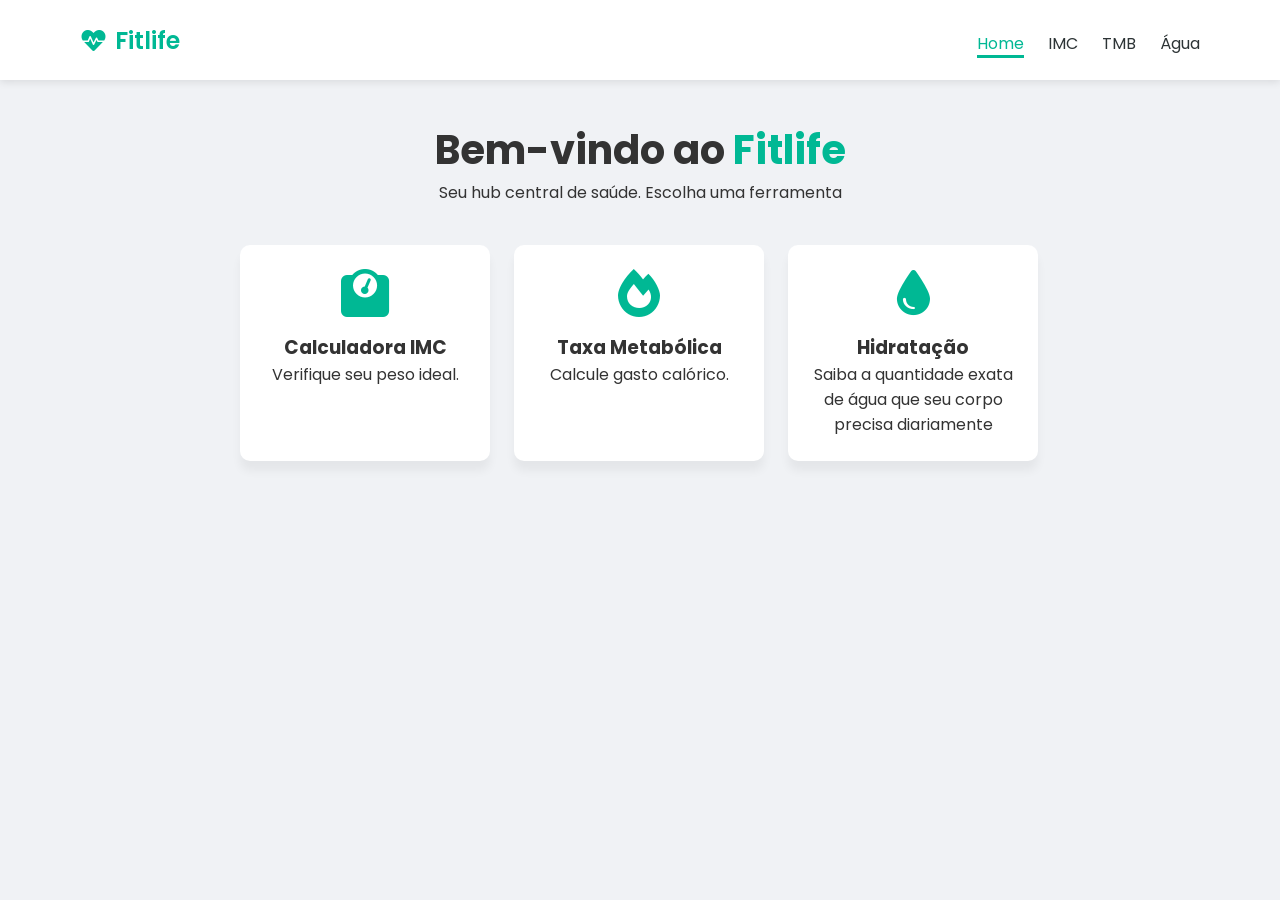
<file: index.html>
<!DOCTYPE html>
<html lang="en">

<head>
    <meta charset="UTF-8">
    <meta name="viewport" content="width=device-width, initial-scale=1.0">
    <link rel="preconnect" href="https://fonts.googleapis.com">
    <link rel="preconnect" href="https://fonts.gstatic.com" crossorigin>
    <link rel="stylesheet" href="./css/styles.css">
    <link rel="stylesheet" href="https://cdnjs.cloudflare.com/ajax/libs/font-awesome/6.0.0/css/all.min.css" />
    <link href="https://fonts.googleapis.com/css2?family=Poppins:ital,wght@0,100;0,200;0,300;0,400;0,500;0,600;0,700;0,800;0,900;1,100;1,200;1,300;1,400;1,500;1,600;1,700;1,800;1,900&display=swap" rel="stylesheet">
    <title>Fitlife</title>
</head>

<body>

    <!--Navegação-->
    <nav>
        <a class="logo" href="index.html">
            <i class="fas fa-heartbeat"></i>Fitlife
        </a>

        <ul class="nav-links">
            <li><a class="nav-link" id="nav-active" href="index.html">Home</a></li>
            <li><a class="nav-link" href="pages/imc.html">IMC</a></li>
            <li><a class="nav-link" href="pages/tmb.html">TMB</a></li>
            <li><a class="nav-link" href="pages/water.html">Água</a></li>
        </ul>
    </nav>

    <!--Cabeçalho-->
    <header class="header-container">
        <h1>Bem-vindo ao <span>Fitlife</span></h1>
        <p>Seu hub central de saúde. Escolha uma ferramenta</p>
    </header>
    
    <!--Conteúdo Principal-->
    <main>

        <section class="cards-section">
            <a class="feature-card" href="pages/imc.html">
                <i class="fas fa-weight"></i>
                <h3>Calculadora IMC</h3>
                <p>Verifique seu peso ideal.</p>
            </a>
            <a class="feature-card" href="pages/tmb.html">
                <i class="fas fa-fire"></i>
                <h3>Taxa Metabólica</h3>
                <p>Calcule gasto calórico.</p>
            </a>
            <a class="feature-card" href="pages/water.html">
                <i class="fas fa-tint"></i>
                <h3>Hidratação</h3>
                <p>Saiba a quantidade exata de água que seu corpo precisa diariamente</p>
            </a>
        </section>

    </main>

</body>

</html>
</file>
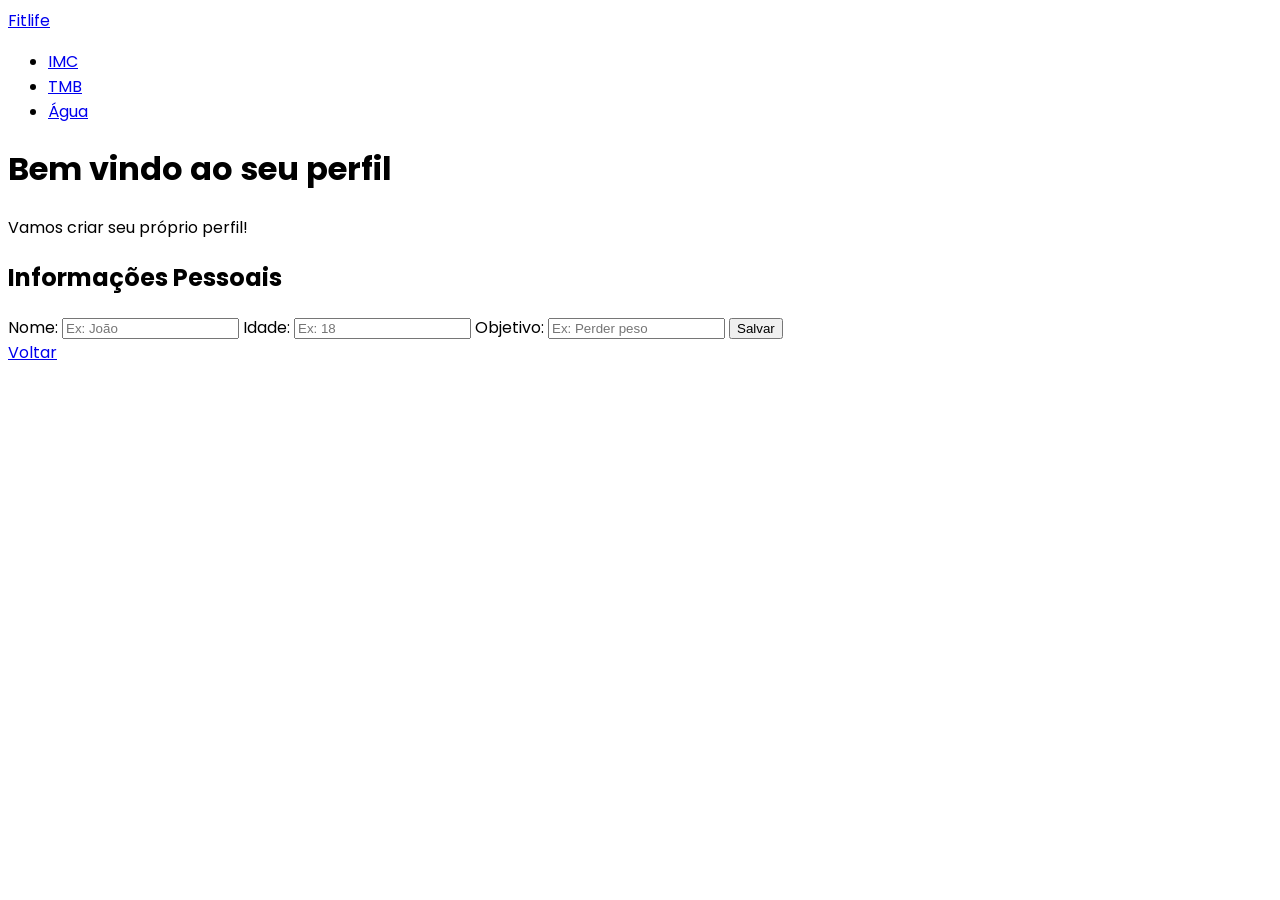
<file: exercicios/profile.html>
<!DOCTYPE html>
<html lang="en">
<head>
    <meta charset="UTF-8">
    <meta name="viewport" content="width=device-width, initial-scale=1.0">
    <link rel="preconnect" href="https://fonts.googleapis.com">
    <link rel="preconnect" href="https://fonts.gstatic.com" crossorigin>
    <link href="https://fonts.googleapis.com/css2?family=Poppins:ital,wght@0,100;0,200;0,300;0,400;0,500;0,600;0,700;0,800;0,900;1,100;1,200;1,300;1,400;1,500;1,600;1,700;1,800;1,900&display=swap" rel="stylesheet">
    <title>Perfil</title>
</head>

<body style="font-family: Poppins;">

       <!--Navegação-->
    <nav>
        <a href="../index.html">Fitlife</a>


        <ul>
            <li><a href="imc.html">IMC</a></li>
            <li><a href="tmb.html">TMB</a></li>
            <li><a href="water.html">Água</a></li>
        </ul>
    </nav>

        <!--Cabeçalho-->
        <header>
            <h1>Bem vindo ao seu perfil</h1>
            <p>Vamos criar seu próprio perfil!</p>
        </header>
    </nav>

    <!--Conteúdo Principal-->
    <main>
        <section>
            <h2>Informações Pessoais</h2>
            <form>
                <label for="name">Nome:</label>
                <input type="text" id="name" placeholder="Ex: João">

                <label for="age">Idade:</label>
                <input type="number" id="age" placeholder="Ex: 18">

                <label for="objective">Objetivo:</label>
                <input type="number" id="objective" placeholder="Ex: Perder peso">

                <button>Salvar</button>
            </form>
        </section>
        <div>
        <a href="../index.html">Voltar</a>
        </div>
    </main>


<body>
    
</body>
</html>
</file>
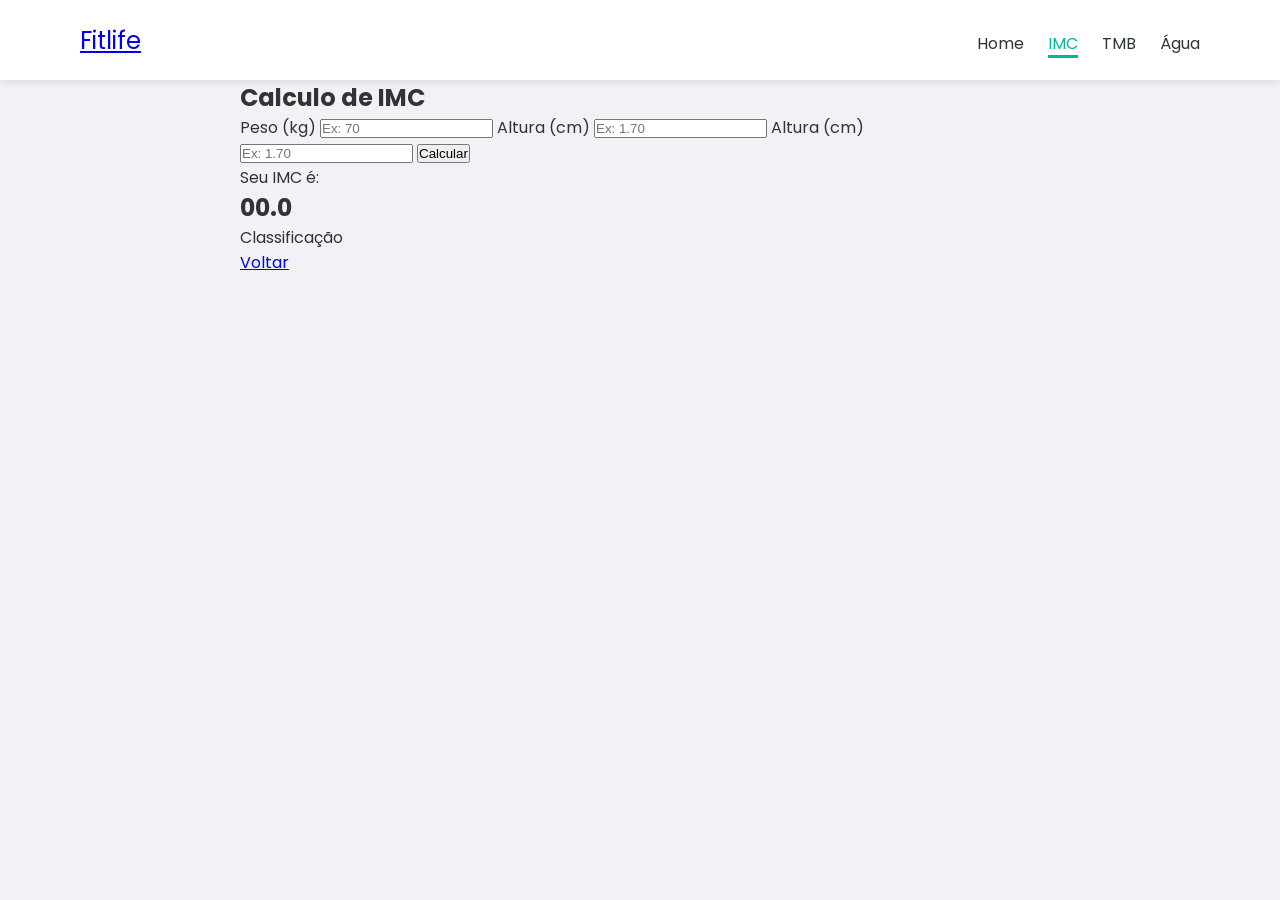
<file: pages/imc.html>
<!DOCTYPE html>
<html lang="pt-BR">

<head>
    <meta charset="UTF-8">
    <meta name="viewport" content="width=device-width, initial-scale=1.0">
    <link rel="preconnect" href="https://fonts.googleapis.com">
    <link rel="preconnect" href="https://fonts.gstatic.com" crossorigin>
    <link rel="stylesheet" href="../css/styles.css">
    <link rel="stylesheet" href="https://cdnjs.cloudflare.com/ajax/libs/font-awesome/6.0.0/css/all.min.css" />
    <link href="https://fonts.googleapis.com/css2?family=Poppins:ital,wght@0,100;0,200;0,300;0,400;0,500;0,600;0,700;0,800;0,900;1,100;1,200;1,300;1,400;1,500;1,600;1,700;1,800;1,900&display=swap" rel="stylesheet">
    <title>Fitlife | IMC</title>
</head>

<body>

    <!--Navegação-->
    <nav>
        <a href="../index.html">Fitlife</a>

        <ul class="nav-links">
            <li><a class="nav-link" href="../index.html">Home</a></li>
            <li><a class="nav-link" id="nav-active"  href="imc.html">IMC</a></li>
            <li><a class="nav-link" href="tmb.html">TMB</a></li>
            <li><a class="nav-link" href="water.html">Água</a></li>
        </ul>
    </nav>

    <main>
        <section>

            <h1>Calculo de IMC</h1>

            <form>

                <label for="weight">Peso (kg)</label>
                <input type="number" id="weight" placeholder="Ex: 70"
                step="any">

                <label for="height">Altura (cm)</label>
                <input type="number" id="height" placeholder="Ex: 1.70" required
                step="any">

                <label for="height">Altura (cm)</label>
                <input type="number" id="height" placeholder="Ex: 1.70" required
                step="any">

                <button>Calcular</button>
            </form>

                <div>
                    <p>Seu IMC é:</p>
                    <h2>00.0</h2>
                    <p>Classificação</p>
                </div>
         

            <a href="../index.html">Voltar</a>
        </section>


    </main>
</body>

</html>
</file>
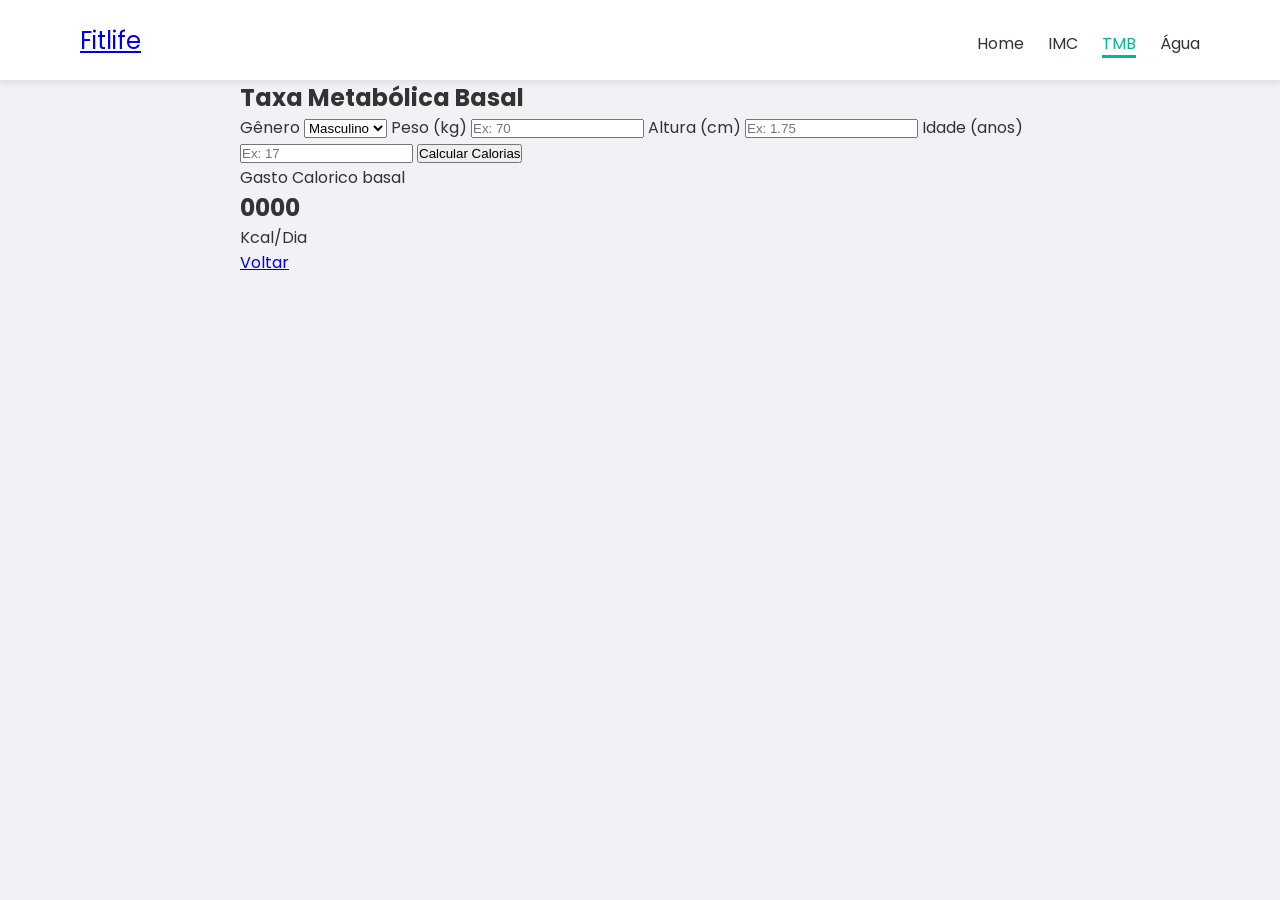
<file: pages/tmb.html>
<!DOCTYPE html>
<html lang="en">
  <head>
    <meta charset="UTF-8" />
    <meta name="viewport" content="width=device-width, initial-scale=1.0" />
    <link rel="preconnect" href="https://fonts.googleapis.com" />
    <link rel="preconnect" href="https://fonts.gstatic.com" crossorigin />
    <link rel="stylesheet" href="../css/styles.css" />
    <link rel="stylesheet" href="https://cdnjs.cloudflare.com/ajax/libs/font-awesome/6.0.0/css/all.min.css" />
    <link href="https://fonts.googleapis.com/css2?family=Poppins:ital,wght@0,100;0,200;0,300;0,400;0,500;0,600;0,700;0,800;0,900;1,100;1,200;1,300;1,400;1,500;1,600;1,700;1,800;1,900&display=swap" rel="stylesheet"/>
    <title>Fitlife | TMB</title>
  </head>

  <body>

    <!--Navegação-->
    <nav>
      <a href="../index.html">Fitlife</a>

      <ul class="nav-links">
        <li><a class="nav-link" href="../index.html">Home</a></li>
        <li><a class="nav-link" href="imc.html">IMC</a></li>
        <li><a class="nav-link" id="nav-active" href="tmb.html">TMB</a></li>
        <li><a class="nav-link" href="water.html">Água</a></li>
      </ul>
    </nav>

    <main>
      <section>
        <h1>Taxa Metabólica Basal</h1>

        <form>
          <label for="gender">Gênero</label>
          <select name="gender">
            <option value="male">Masculino</option>
            <option value="female">Feminino</option>
          </select>

          <label for="weight">Peso (kg)</label>
          <input type="number" id="weight" placeholder="Ex: 70" />

          <label for="height">Altura (cm)</label>
          <input type="number" id="height" placeholder="Ex: 1.75" />

          <label for="age">Idade (anos)</label>
          <input type="number" id="age" placeholder="Ex: 17" />

          <button type="submit">Calcular Calorias</button>

          <div>
            <p>Gasto Calorico basal</p>
            <h2>0000</h2>
            <p>Kcal/Dia</p>
          </div>

          <a href="../index.html">Voltar</a>
        </form>
      </section>
    </main>
  </body>
</html>
</file>
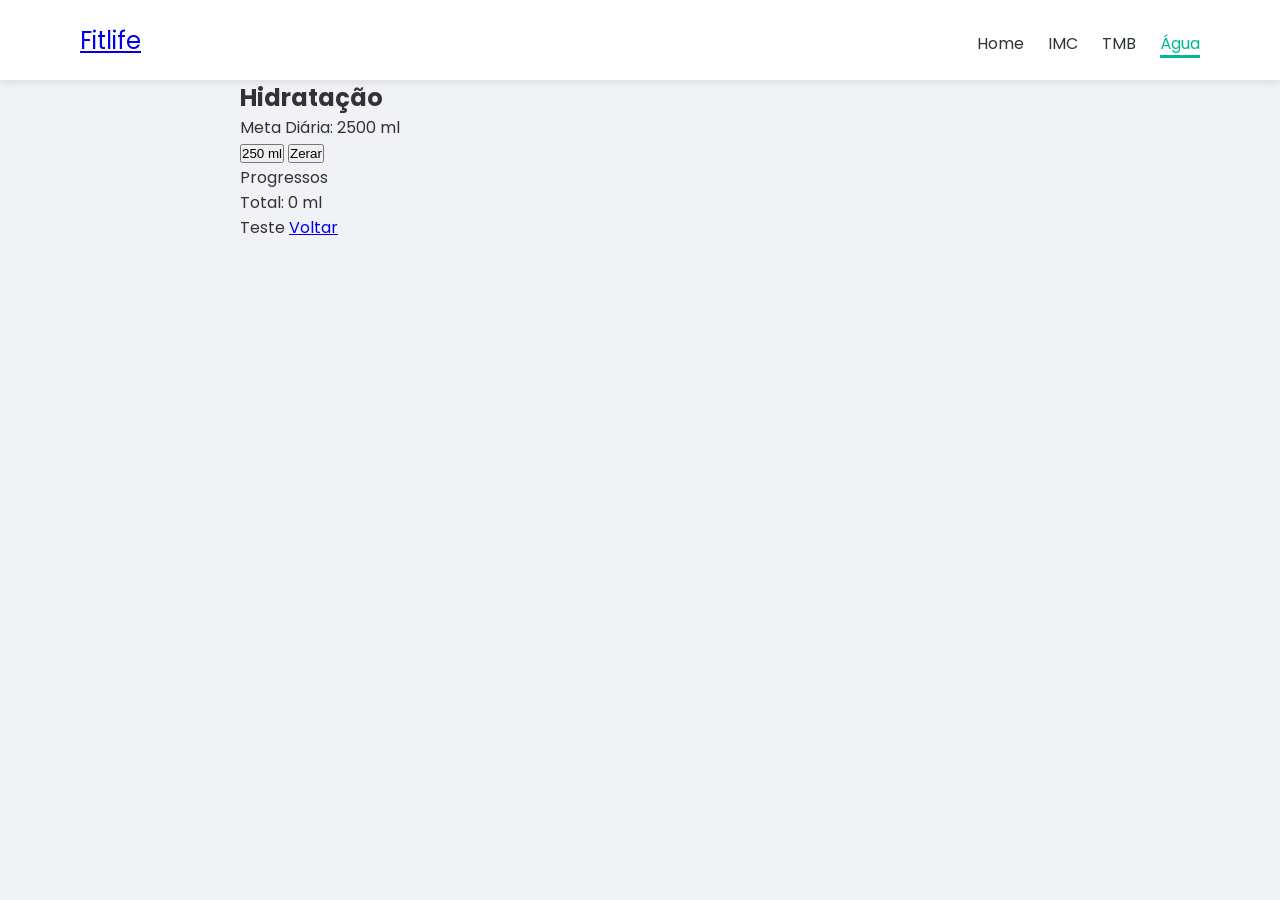
<file: pages/water.html>
<!DOCTYPE html>
<html lang="en">

<head>
    <meta charset="UTF-8">
    <meta name="viewport" content="width=device-width, initial-scale=1.0">
    <link rel="preconnect" href="https://fonts.googleapis.com">
    <link rel="preconnect" href="https://fonts.gstatic.com" crossorigin>
    <link rel="stylesheet" href="../css/styles.css">
    <link rel="stylesheet" href="https://cdnjs.cloudflare.com/ajax/libs/font-awesome/6.0.0/css/all.min.css" />
    <link href="https://fonts.googleapis.com/css2?family=Poppins:ital,wght@0,100;0,200;0,300;0,400;0,500;0,600;0,700;0,800;0,900;1,100;1,200;1,300;1,400;1,500;1,600;1,700;1,800;1,900&display=swap" rel="stylesheet">
    <title>Fitlife | Água</title>
</head>

<body>

    <!--Navegação-->
    <nav>
        <a href="../index.html">Fitlife</a>

        <ul class="nav-links">
            <li><a class="nav-link" href="../index.html">Home</a></li>
            <li><a class="nav-link" href="imc.html">IMC</a></li>
            <li><a class="nav-link" href="tmb.html">TMB</a></li>
            <li><a class="nav-link" id="nav-active" href="water.html">Água</a></li>
        </ul>
    </nav>

    <main>
        <section>
            <h1>Hidratação</h1>
            <p>Meta Diária: 2500 ml</p>

            <div>

                <button type="button">250 ml</button>
                <button type="button">Zerar</button>

                <div>
                    <p>Progressos</p>
                </div>

                <p>Total: <span>0 ml</span></p>

            </div>

            <span>Teste</span>

            <a href="../index.html">Voltar</a>
        </section>

    </main>
</body>

</html>
</file>
<file: css/styles.css>
* {
    margin: 0;
    padding: 0;
    box-sizing: border-box;
}

body {
    font-family: "Poppins", sans-serif;
    background-color: #f0f2f5;
    color: #333
}

nav {
    /* flexbox */
    display: flex;
    justify-content: space-between;
    align-items: center;

    height: 80px;
    background-color: #fff;
    font-size: 24px;
    padding: 0 80px;
    box-shadow: 0 2px 8px rgba(0, 0, 0, 0.1);
}

.logo {
    /* flexbox */
    display: flex;
    align-items: center;
    gap: 8px;
    font-size: 24px;
    color: #00b894;
    text-decoration: none;
    font-weight: 600;
}

.nav-links {
    display: flex;
    list-style: none;
    gap: 24px;
}

.nav-link {
    text-decoration: none;
    color: #2d3436;
    font-size: 16px;
}

.nav-link:hover {
    color: #00b894;
}

#nav-active {
    border-bottom: 3px #00b894 solid;
    color: #00b894;
}

.header-container {
    text-align: center;
    padding: 40px 0;
}

.header-container h1 {
    font-size: 40px;
}

.header-container span {
    color: #00b894;
}

main {
    width: 800px;
    margin: 0 auto;
}

.cards-section {
    display: flex;
    gap: 24px;
    text-align: center;
}

.feature-card {
    background-color: #fff;
    color: #333;
    padding: 24px;
    border-radius: 10px;
    text-align: center;
    text-decoration: none;
    box-shadow: 0 10px 10px rgba(0, 0, 0, 0.05);
    width: 250px;
}

.feature-card:hover {
    border: 2px solid #00b894;
}

.feature-card i {
    font-size: 48px;
    color: #00b894;
    margin-bottom: 16px;
}
</file>
